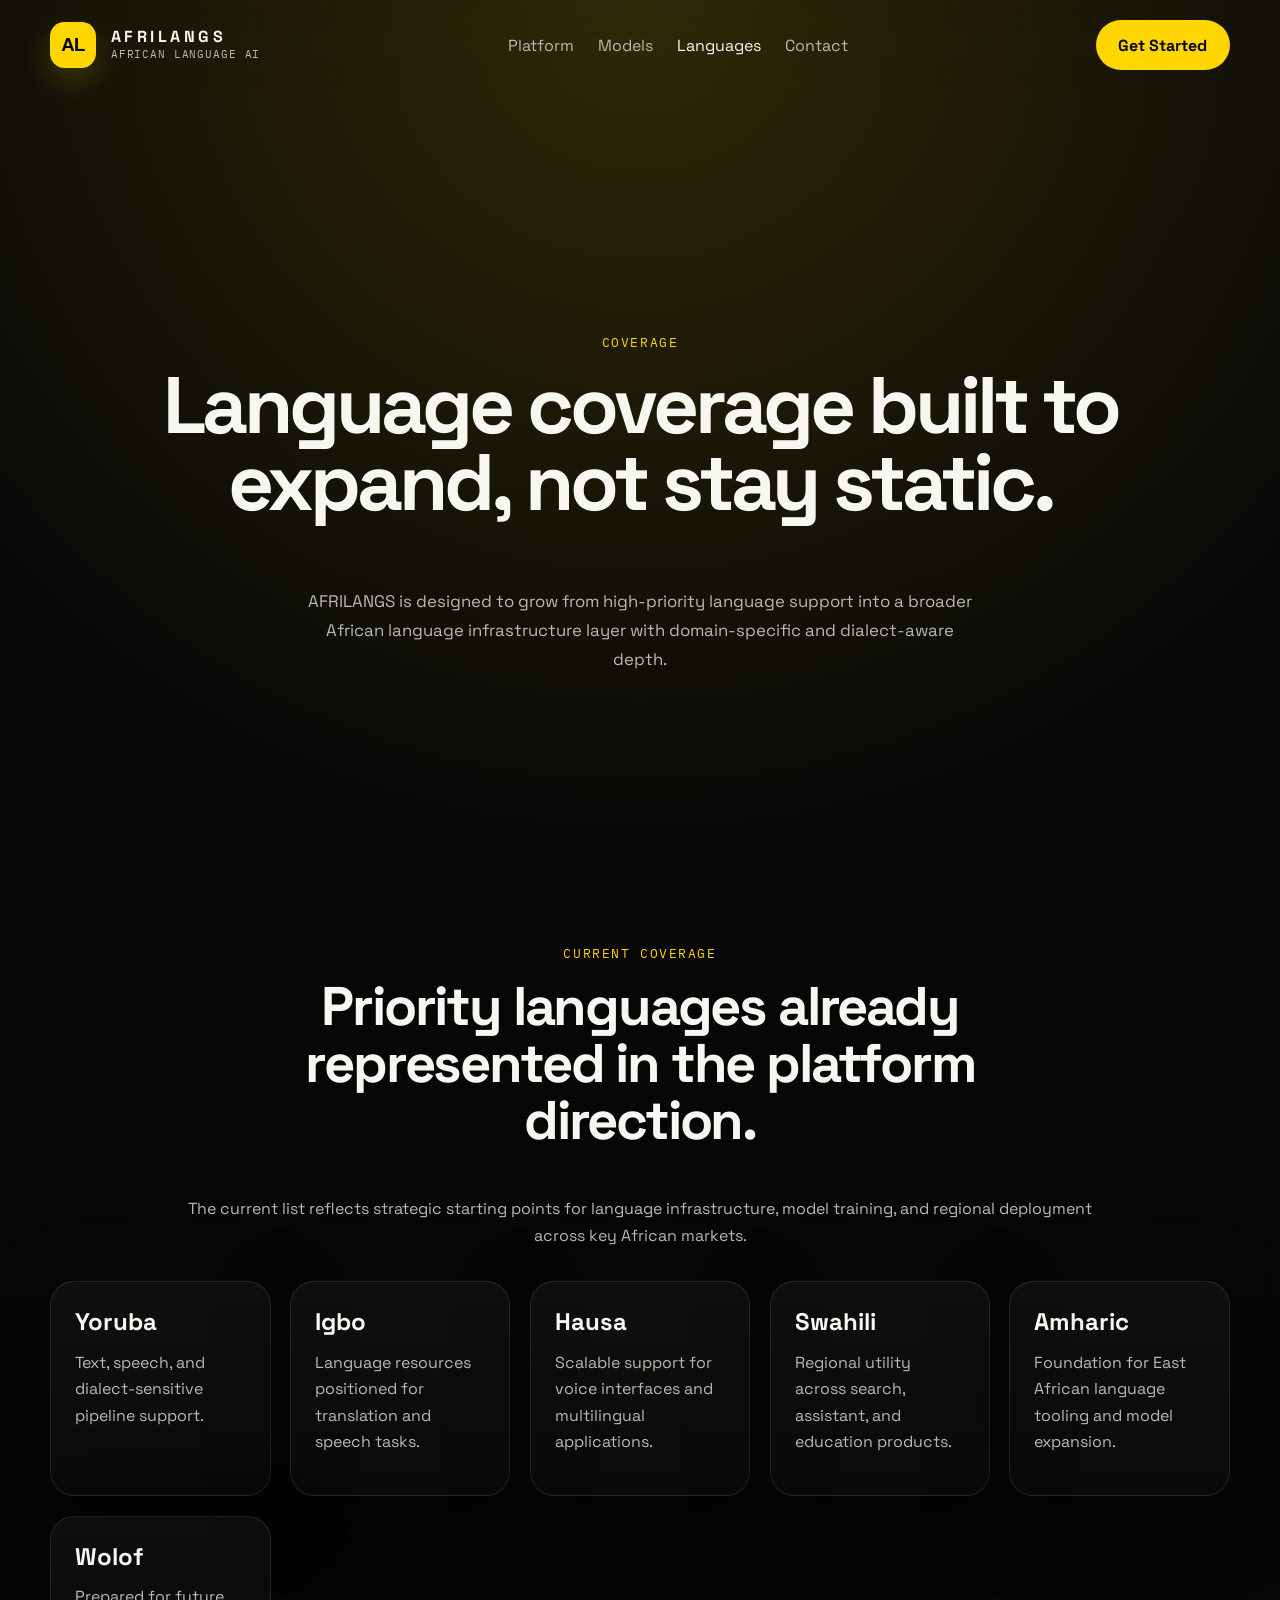
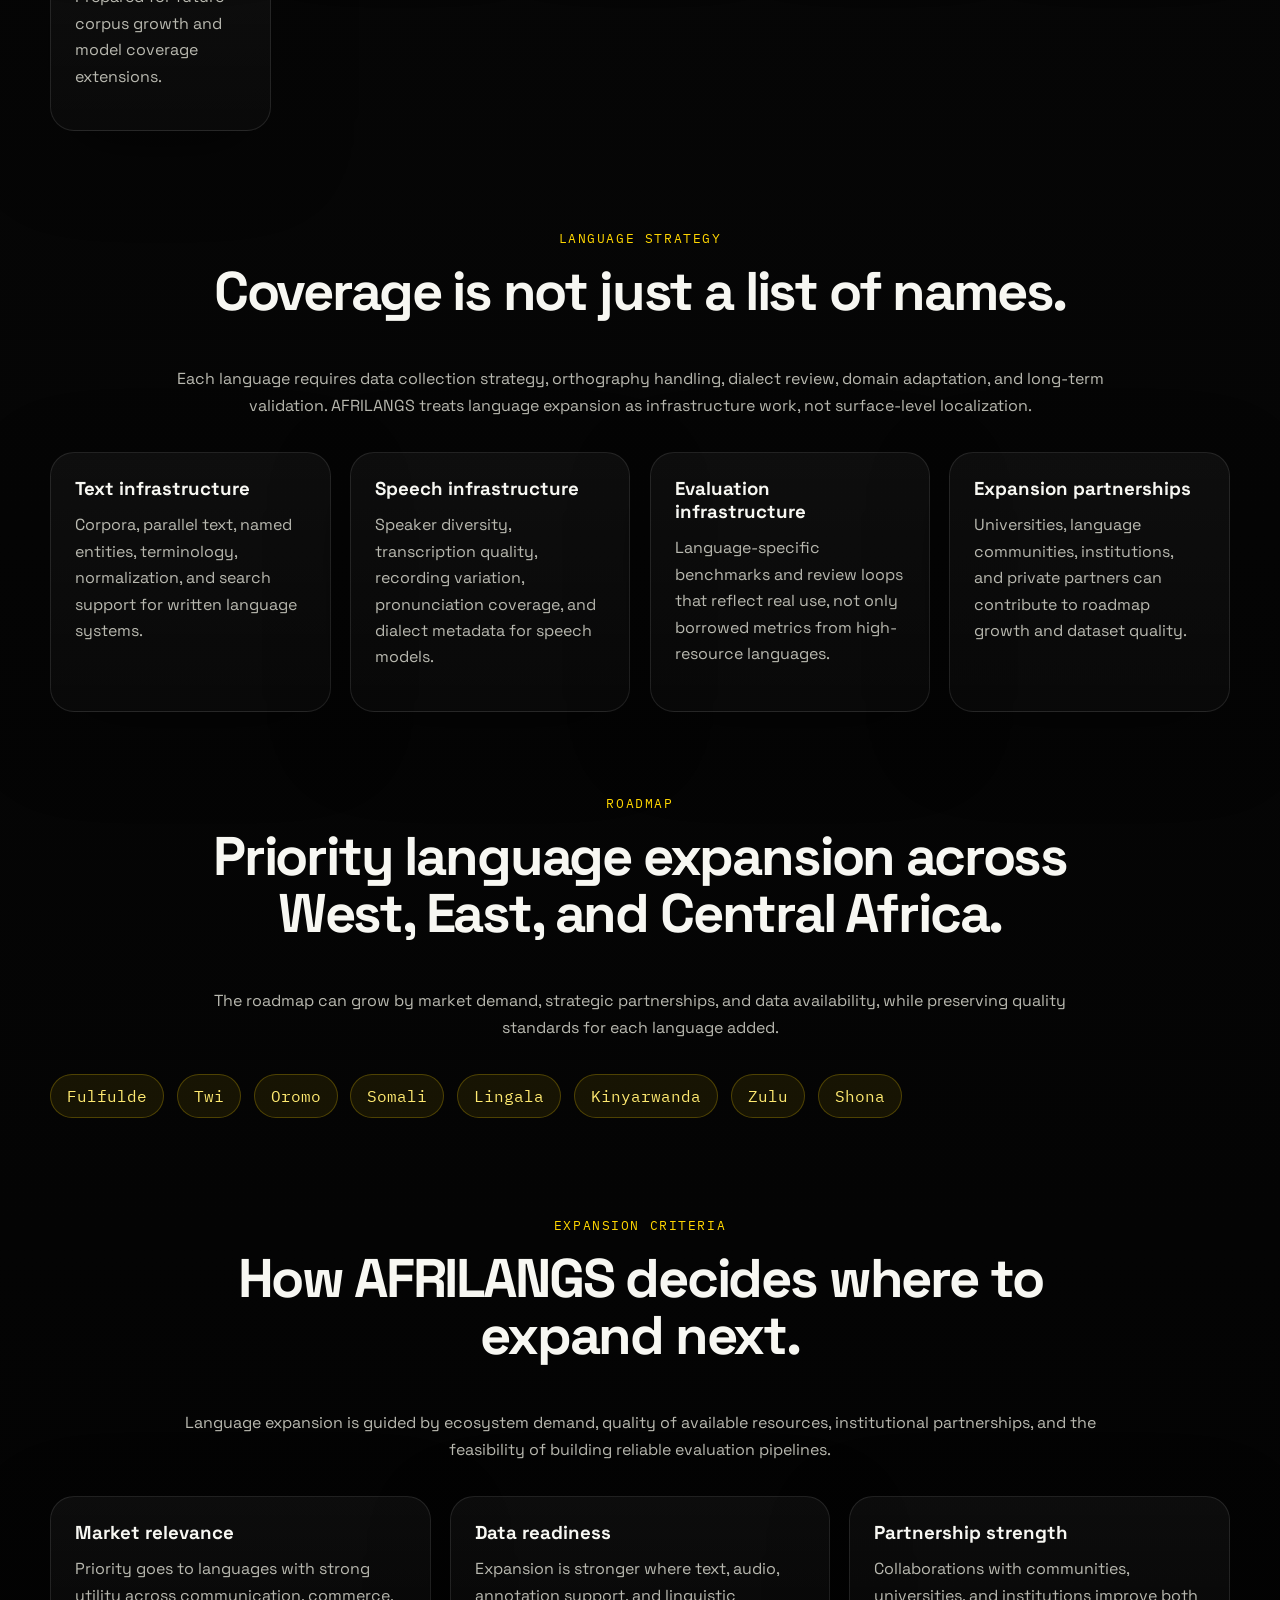
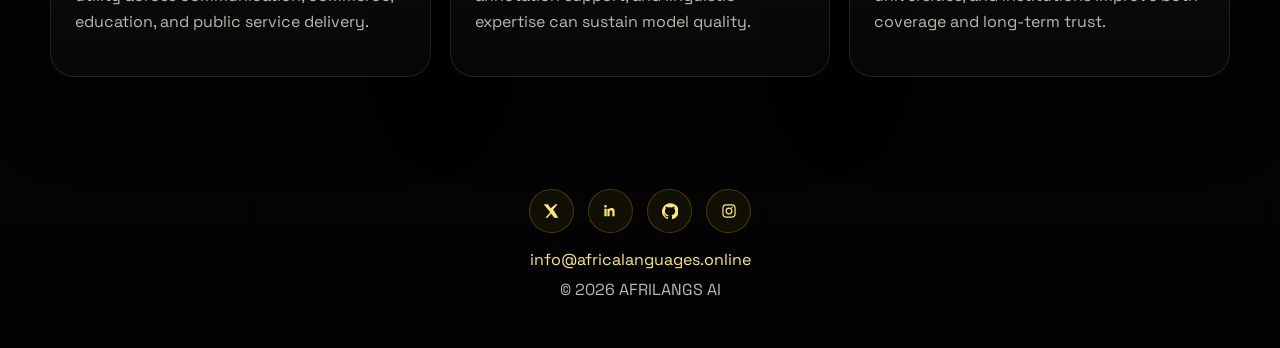
<file: languages.html>
<!DOCTYPE html>
<html lang="en">
<head>
  <meta charset="UTF-8">
  <meta name="viewport" content="width=device-width, initial-scale=1.0">
  <meta name="description" content="AFRILANGS supported languages and expansion roadmap.">
  <title>AFRILANGS AI | Languages</title>
  <link rel="icon" href="favicon.svg" type="image/svg+xml">
  <link rel="preconnect" href="https://fonts.googleapis.com">
  <link rel="preconnect" href="https://fonts.gstatic.com" crossorigin>
  <link href="https://fonts.googleapis.com/css2?family=Space+Grotesk:wght@400;500;700&family=IBM+Plex+Mono:wght@400;500&display=swap" rel="stylesheet">
  <link rel="stylesheet" href="style.css">
</head>
<body data-page="languages">
  <div class="site-shell">
    <header class="navbar">
      <a class="logo" href="/" aria-label="AFRILANGS home">
        <img class="logo-mark" src="favicon.svg" alt="" aria-hidden="true">
        <span class="logo-lockup">
          <span class="logo-text">AFRILANGS</span>
          <span class="logo-tagline">African Language AI</span>
        </span>
      </a>
      <button class="nav-toggle" type="button" aria-expanded="false" aria-controls="site-nav">
        Menu
      </button>
      <nav id="site-nav" class="nav-links" aria-label="Primary navigation">
        <a href="platform.html">Platform</a>
        <a href="models.html">Models</a>
        <a href="languages.html">Languages</a>
        <a href="contact.html">Contact</a>
      </nav>
      <a href="contact.html" class="btn">Get Started</a>
    </header>

    <main class="page-main">
      <section class="page-hero">
        <div class="eyebrow">Coverage</div>
        <h1>Language coverage built to expand, not stay static.</h1>
        <p>AFRILANGS is designed to grow from high-priority language support into a broader African language infrastructure layer with domain-specific and dialect-aware depth.</p>
      </section>

      <section class="section">
        <div class="section-heading">
          <div class="eyebrow">Current coverage</div>
          <h2>Priority languages already represented in the platform direction.</h2>
          <p>The current list reflects strategic starting points for language infrastructure, model training, and regional deployment across key African markets.</p>
        </div>
        <div class="grid language-grid">
          <article class="card"><h2>Yoruba</h2><p>Text, speech, and dialect-sensitive pipeline support.</p></article>
          <article class="card"><h2>Igbo</h2><p>Language resources positioned for translation and speech tasks.</p></article>
          <article class="card"><h2>Hausa</h2><p>Scalable support for voice interfaces and multilingual applications.</p></article>
          <article class="card"><h2>Swahili</h2><p>Regional utility across search, assistant, and education products.</p></article>
          <article class="card"><h2>Amharic</h2><p>Foundation for East African language tooling and model expansion.</p></article>
          <article class="card"><h2>Wolof</h2><p>Prepared for future corpus growth and model coverage extensions.</p></article>
        </div>
      </section>

      <section class="section">
        <div class="section-heading">
          <div class="eyebrow">Language strategy</div>
          <h2>Coverage is not just a list of names.</h2>
          <p>Each language requires data collection strategy, orthography handling, dialect review, domain adaptation, and long-term validation. AFRILANGS treats language expansion as infrastructure work, not surface-level localization.</p>
        </div>
        <div class="split-grid">
          <article class="card">
            <h3>Text infrastructure</h3>
            <p>Corpora, parallel text, named entities, terminology, normalization, and search support for written language systems.</p>
          </article>
          <article class="card">
            <h3>Speech infrastructure</h3>
            <p>Speaker diversity, transcription quality, recording variation, pronunciation coverage, and dialect metadata for speech models.</p>
          </article>
          <article class="card">
            <h3>Evaluation infrastructure</h3>
            <p>Language-specific benchmarks and review loops that reflect real use, not only borrowed metrics from high-resource languages.</p>
          </article>
          <article class="card">
            <h3>Expansion partnerships</h3>
            <p>Universities, language communities, institutions, and private partners can contribute to roadmap growth and dataset quality.</p>
          </article>
        </div>
      </section>

      <section class="section highlight-panel">
        <div class="section-heading">
          <div class="eyebrow">Roadmap</div>
          <h2>Priority language expansion across West, East, and Central Africa.</h2>
          <p>The roadmap can grow by market demand, strategic partnerships, and data availability, while preserving quality standards for each language added.</p>
        </div>
        <div class="tag-row" aria-label="Language roadmap">
          <span class="tag">Fulfulde</span>
          <span class="tag">Twi</span>
          <span class="tag">Oromo</span>
          <span class="tag">Somali</span>
          <span class="tag">Lingala</span>
          <span class="tag">Kinyarwanda</span>
          <span class="tag">Zulu</span>
          <span class="tag">Shona</span>
        </div>
      </section>

      <section class="section">
        <div class="section-heading">
          <div class="eyebrow">Expansion criteria</div>
          <h2>How AFRILANGS decides where to expand next.</h2>
          <p>Language expansion is guided by ecosystem demand, quality of available resources, institutional partnerships, and the feasibility of building reliable evaluation pipelines.</p>
        </div>
        <div class="split-grid">
          <article class="card">
            <h3>Market relevance</h3>
            <p>Priority goes to languages with strong utility across communication, commerce, education, and public service delivery.</p>
          </article>
          <article class="card">
            <h3>Data readiness</h3>
            <p>Expansion is stronger where text, audio, annotation support, and linguistic expertise can sustain model quality.</p>
          </article>
          <article class="card">
            <h3>Partnership strength</h3>
            <p>Collaborations with communities, universities, and institutions improve both coverage and long-term trust.</p>
          </article>
        </div>
      </section>
    </main>

    <footer class="site-footer">
      <div class="social-links" aria-label="Social media links">
        <a href="#" class="social-link" aria-label="AFRILANGS on X">
          <svg viewBox="0 0 24 24" aria-hidden="true"><path d="M18.9 2H22l-6.77 7.74L23 22h-6.1l-4.77-6.24L6.67 22H3.56l7.24-8.27L1 2h6.25l4.31 5.7z"></path></svg>
        </a>
        <a href="#" class="social-link" aria-label="AFRILANGS on LinkedIn">
          <svg viewBox="0 0 24 24" aria-hidden="true"><path d="M6.94 8.5H3.56V20h3.38zM5.25 3A1.96 1.96 0 1 0 5.3 6.92 1.96 1.96 0 0 0 5.25 3m6.1 5.5H8.11V20h3.24v-6.04c0-1.59.3-3.13 2.26-3.13 1.93 0 1.95 1.8 1.95 3.24V20h3.24v-6.6c0-3.24-.7-5.73-4.49-5.73-1.82 0-3.04 1-3.54 1.95h-.05z"></path></svg>
        </a>
        <a href="#" class="social-link" aria-label="AFRILANGS on GitHub">
          <svg viewBox="0 0 24 24" aria-hidden="true"><path d="M12 .5A12 12 0 0 0 8.2 23.9c.6.1.82-.26.82-.58v-2.06c-3.34.72-4.04-1.42-4.04-1.42-.54-1.4-1.33-1.77-1.33-1.77-1.1-.75.08-.74.08-.74 1.2.09 1.84 1.25 1.84 1.25 1.08 1.86 2.84 1.33 3.53 1.02.1-.8.42-1.33.76-1.63-2.67-.31-5.48-1.36-5.48-6.03 0-1.33.46-2.42 1.23-3.27-.12-.31-.53-1.56.12-3.25 0 0 1-.33 3.3 1.25a11.2 11.2 0 0 1 6 0c2.28-1.58 3.29-1.25 3.29-1.25.65 1.69.24 2.94.12 3.25.77.85 1.23 1.94 1.23 3.27 0 4.68-2.81 5.72-5.5 6.02.43.38.82 1.12.82 2.26v3.35c0 .32.21.69.83.57A12 12 0 0 0 12 .5"></path></svg>
        </a>
        <a href="#" class="social-link" aria-label="AFRILANGS on Instagram">
          <svg viewBox="0 0 24 24" aria-hidden="true"><path d="M7.75 2h8.5A5.75 5.75 0 0 1 22 7.75v8.5A5.75 5.75 0 0 1 16.25 22h-8.5A5.75 5.75 0 0 1 2 16.25v-8.5A5.75 5.75 0 0 1 7.75 2m0 1.8A3.95 3.95 0 0 0 3.8 7.75v8.5a3.95 3.95 0 0 0 3.95 3.95h8.5a3.95 3.95 0 0 0 3.95-3.95v-8.5a3.95 3.95 0 0 0-3.95-3.95zm8.95 1.35a1.1 1.1 0 1 1 0 2.2 1.1 1.1 0 0 1 0-2.2M12 6.85A5.15 5.15 0 1 1 6.85 12 5.16 5.16 0 0 1 12 6.85m0 1.8A3.35 3.35 0 1 0 15.35 12 3.35 3.35 0 0 0 12 8.65"></path></svg>
        </a>
      </div>
      <p class="footer-email">
        <a href="mailto:info@AFRILANGS.xyz">info@africalanguages.online</a>
      </p>
      <p>&copy; 2026 AFRILANGS AI</p>
    </footer>
  </div>
  <script src="script.js"></script>
</body>
</html>
</file>
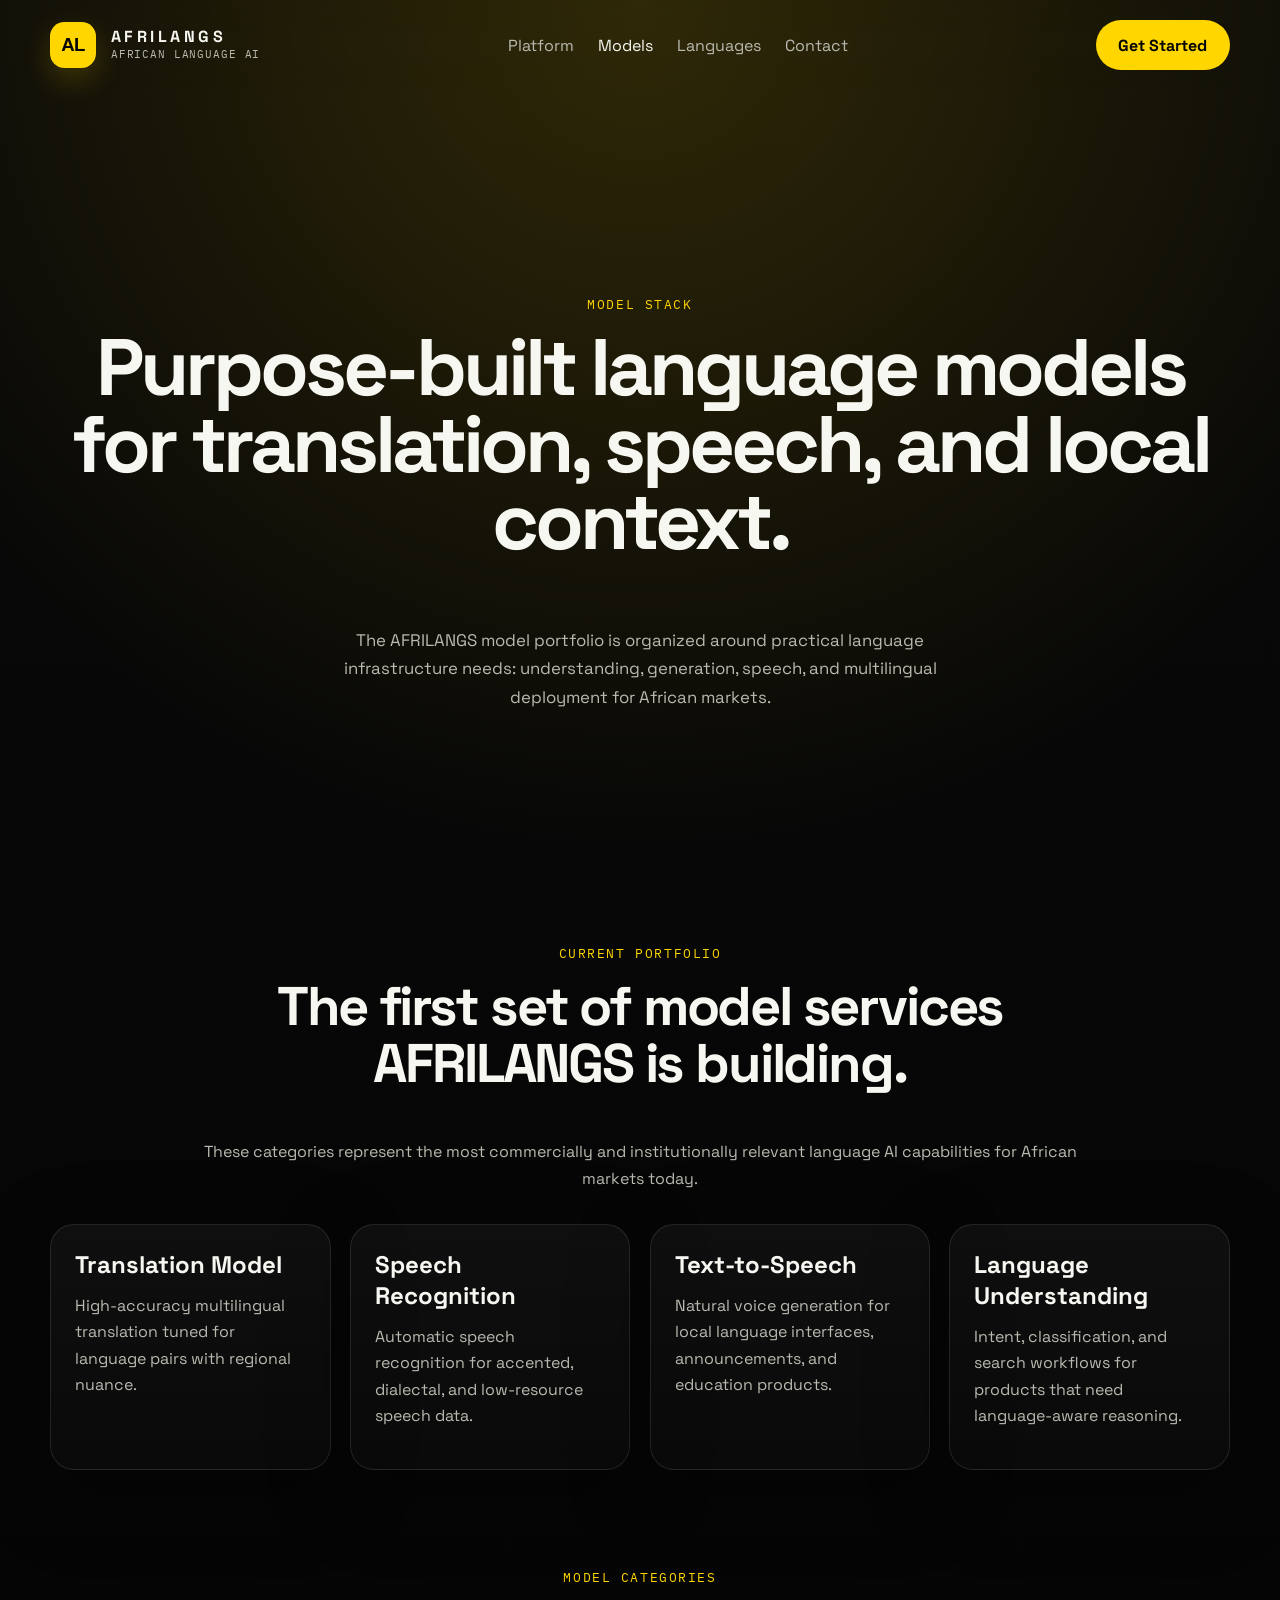
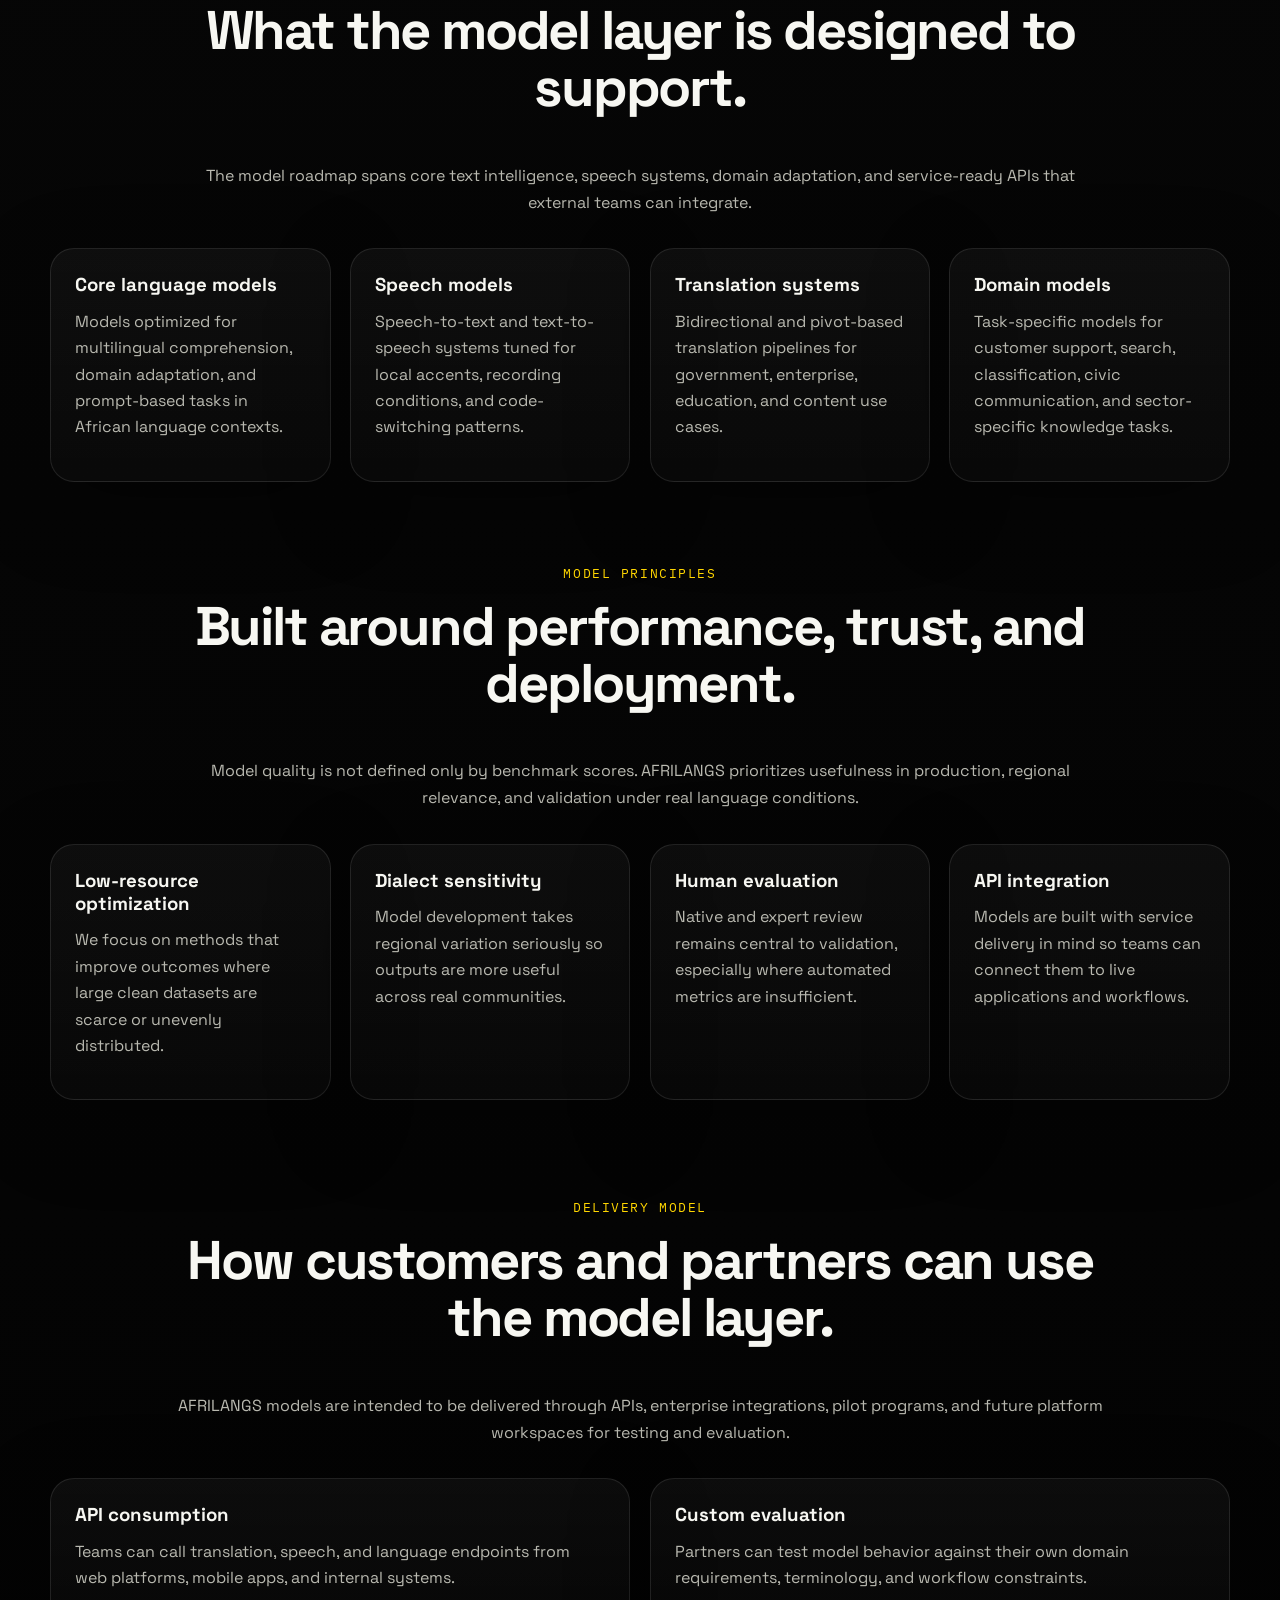
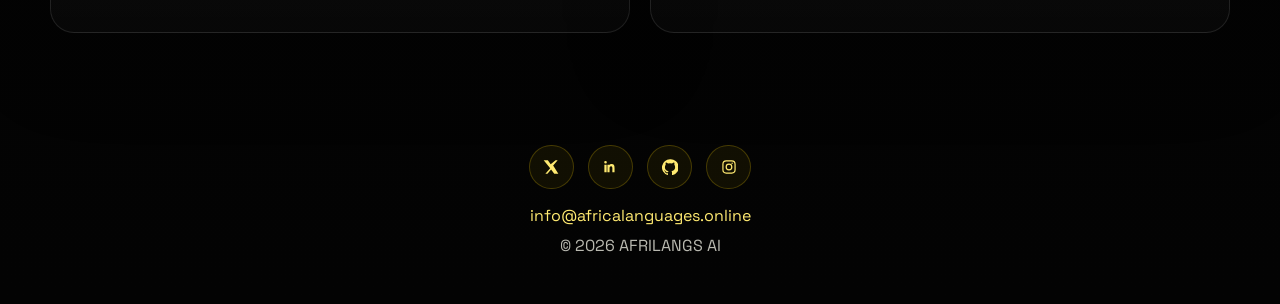
<file: models.html>
<!DOCTYPE html>
<html lang="en">
<head>
  <meta charset="UTF-8">
  <meta name="viewport" content="width=device-width, initial-scale=1.0">
  <meta name="description" content="AFRILANGS AI model lineup for translation, speech, and language understanding.">
  <title>AFRILANGS AI | Models</title>
  <link rel="icon" href="favicon.svg" type="image/svg+xml">
  <link rel="preconnect" href="https://fonts.googleapis.com">
  <link rel="preconnect" href="https://fonts.gstatic.com" crossorigin>
  <link href="https://fonts.googleapis.com/css2?family=Space+Grotesk:wght@400;500;700&family=IBM+Plex+Mono:wght@400;500&display=swap" rel="stylesheet">
  <link rel="stylesheet" href="style.css">
</head>
<body data-page="models">
  <div class="site-shell">
    <header class="navbar">
      <a class="logo" href="/" aria-label="AFRILANGS home">
        <img class="logo-mark" src="favicon.svg" alt="" aria-hidden="true">
        <span class="logo-lockup">
          <span class="logo-text">AFRILANGS</span>
          <span class="logo-tagline">African Language AI</span>
        </span>
      </a>
      <button class="nav-toggle" type="button" aria-expanded="false" aria-controls="site-nav">
        Menu
      </button>
      <nav id="site-nav" class="nav-links" aria-label="Primary navigation">
        <a href="platform.html">Platform</a>
        <a href="models.html">Models</a>
        <a href="languages.html">Languages</a>
        <a href="contact.html">Contact</a>
      </nav>
      <a href="contact.html" class="btn">Get Started</a>
    </header>

    <main class="page-main">
      <section class="page-hero">
        <div class="eyebrow">Model stack</div>
        <h1>Purpose-built language models for translation, speech, and local context.</h1>
        <p>The AFRILANGS model portfolio is organized around practical language infrastructure needs: understanding, generation, speech, and multilingual deployment for African markets.</p>
      </section>

      <section class="section">
        <div class="section-heading">
          <div class="eyebrow">Current portfolio</div>
          <h2>The first set of model services AFRILANGS is building.</h2>
          <p>These categories represent the most commercially and institutionally relevant language AI capabilities for African markets today.</p>
        </div>
        <div class="grid">
          <article class="card">
            <h2>Translation Model</h2>
            <p>High-accuracy multilingual translation tuned for language pairs with regional nuance.</p>
          </article>
          <article class="card">
            <h2>Speech Recognition</h2>
            <p>Automatic speech recognition for accented, dialectal, and low-resource speech data.</p>
          </article>
          <article class="card">
            <h2>Text-to-Speech</h2>
            <p>Natural voice generation for local language interfaces, announcements, and education products.</p>
          </article>
          <article class="card">
            <h2>Language Understanding</h2>
            <p>Intent, classification, and search workflows for products that need language-aware reasoning.</p>
          </article>
        </div>
      </section>

      <section class="section">
        <div class="section-heading">
          <div class="eyebrow">Model categories</div>
          <h2>What the model layer is designed to support.</h2>
          <p>The model roadmap spans core text intelligence, speech systems, domain adaptation, and service-ready APIs that external teams can integrate.</p>
        </div>
        <div class="split-grid">
          <article class="card">
            <h3>Core language models</h3>
            <p>Models optimized for multilingual comprehension, domain adaptation, and prompt-based tasks in African language contexts.</p>
          </article>
          <article class="card">
            <h3>Speech models</h3>
            <p>Speech-to-text and text-to-speech systems tuned for local accents, recording conditions, and code-switching patterns.</p>
          </article>
          <article class="card">
            <h3>Translation systems</h3>
            <p>Bidirectional and pivot-based translation pipelines for government, enterprise, education, and content use cases.</p>
          </article>
          <article class="card">
            <h3>Domain models</h3>
            <p>Task-specific models for customer support, search, classification, civic communication, and sector-specific knowledge tasks.</p>
          </article>
        </div>
      </section>

      <section class="section highlight-panel">
        <div class="section-heading">
          <div class="eyebrow">Model principles</div>
          <h2>Built around performance, trust, and deployment.</h2>
          <p>Model quality is not defined only by benchmark scores. AFRILANGS prioritizes usefulness in production, regional relevance, and validation under real language conditions.</p>
        </div>
        <div class="grid">
          <article class="card">
            <h3>Low-resource optimization</h3>
            <p>We focus on methods that improve outcomes where large clean datasets are scarce or unevenly distributed.</p>
          </article>
          <article class="card">
            <h3>Dialect sensitivity</h3>
            <p>Model development takes regional variation seriously so outputs are more useful across real communities.</p>
          </article>
          <article class="card">
            <h3>Human evaluation</h3>
            <p>Native and expert review remains central to validation, especially where automated metrics are insufficient.</p>
          </article>
          <article class="card">
            <h3>API integration</h3>
            <p>Models are built with service delivery in mind so teams can connect them to live applications and workflows.</p>
          </article>
        </div>
      </section>

      <section class="section">
        <div class="section-heading">
          <div class="eyebrow">Delivery model</div>
          <h2>How customers and partners can use the model layer.</h2>
          <p>AFRILANGS models are intended to be delivered through APIs, enterprise integrations, pilot programs, and future platform workspaces for testing and evaluation.</p>
        </div>
        <div class="split-grid">
          <article class="card">
            <h3>API consumption</h3>
            <p>Teams can call translation, speech, and language endpoints from web platforms, mobile apps, and internal systems.</p>
          </article>
          <article class="card">
            <h3>Custom evaluation</h3>
            <p>Partners can test model behavior against their own domain requirements, terminology, and workflow constraints.</p>
          </article>
        </div>
      </section>
    </main>

    <footer class="site-footer">
      <div class="social-links" aria-label="Social media links">
        <a href="#" class="social-link" aria-label="AFRILANGS on X">
          <svg viewBox="0 0 24 24" aria-hidden="true"><path d="M18.9 2H22l-6.77 7.74L23 22h-6.1l-4.77-6.24L6.67 22H3.56l7.24-8.27L1 2h6.25l4.31 5.7z"></path></svg>
        </a>
        <a href="#" class="social-link" aria-label="AFRILANGS on LinkedIn">
          <svg viewBox="0 0 24 24" aria-hidden="true"><path d="M6.94 8.5H3.56V20h3.38zM5.25 3A1.96 1.96 0 1 0 5.3 6.92 1.96 1.96 0 0 0 5.25 3m6.1 5.5H8.11V20h3.24v-6.04c0-1.59.3-3.13 2.26-3.13 1.93 0 1.95 1.8 1.95 3.24V20h3.24v-6.6c0-3.24-.7-5.73-4.49-5.73-1.82 0-3.04 1-3.54 1.95h-.05z"></path></svg>
        </a>
        <a href="#" class="social-link" aria-label="AFRILANGS on GitHub">
          <svg viewBox="0 0 24 24" aria-hidden="true"><path d="M12 .5A12 12 0 0 0 8.2 23.9c.6.1.82-.26.82-.58v-2.06c-3.34.72-4.04-1.42-4.04-1.42-.54-1.4-1.33-1.77-1.33-1.77-1.1-.75.08-.74.08-.74 1.2.09 1.84 1.25 1.84 1.25 1.08 1.86 2.84 1.33 3.53 1.02.1-.8.42-1.33.76-1.63-2.67-.31-5.48-1.36-5.48-6.03 0-1.33.46-2.42 1.23-3.27-.12-.31-.53-1.56.12-3.25 0 0 1-.33 3.3 1.25a11.2 11.2 0 0 1 6 0c2.28-1.58 3.29-1.25 3.29-1.25.65 1.69.24 2.94.12 3.25.77.85 1.23 1.94 1.23 3.27 0 4.68-2.81 5.72-5.5 6.02.43.38.82 1.12.82 2.26v3.35c0 .32.21.69.83.57A12 12 0 0 0 12 .5"></path></svg>
        </a>
        <a href="#" class="social-link" aria-label="AFRILANGS on Instagram">
          <svg viewBox="0 0 24 24" aria-hidden="true"><path d="M7.75 2h8.5A5.75 5.75 0 0 1 22 7.75v8.5A5.75 5.75 0 0 1 16.25 22h-8.5A5.75 5.75 0 0 1 2 16.25v-8.5A5.75 5.75 0 0 1 7.75 2m0 1.8A3.95 3.95 0 0 0 3.8 7.75v8.5a3.95 3.95 0 0 0 3.95 3.95h8.5a3.95 3.95 0 0 0 3.95-3.95v-8.5a3.95 3.95 0 0 0-3.95-3.95zm8.95 1.35a1.1 1.1 0 1 1 0 2.2 1.1 1.1 0 0 1 0-2.2M12 6.85A5.15 5.15 0 1 1 6.85 12 5.16 5.16 0 0 1 12 6.85m0 1.8A3.35 3.35 0 1 0 15.35 12 3.35 3.35 0 0 0 12 8.65"></path></svg>
        </a>
      </div>
      <p class="footer-email">
        <a href="mailto:info@AFRILANGS.xyz">info@africalanguages.online</a>
      </p>
      <p>&copy; 2026 AFRILANGS AI</p>
    </footer>
  </div>
  <script src="script.js"></script>
</body>
</html>
</file>
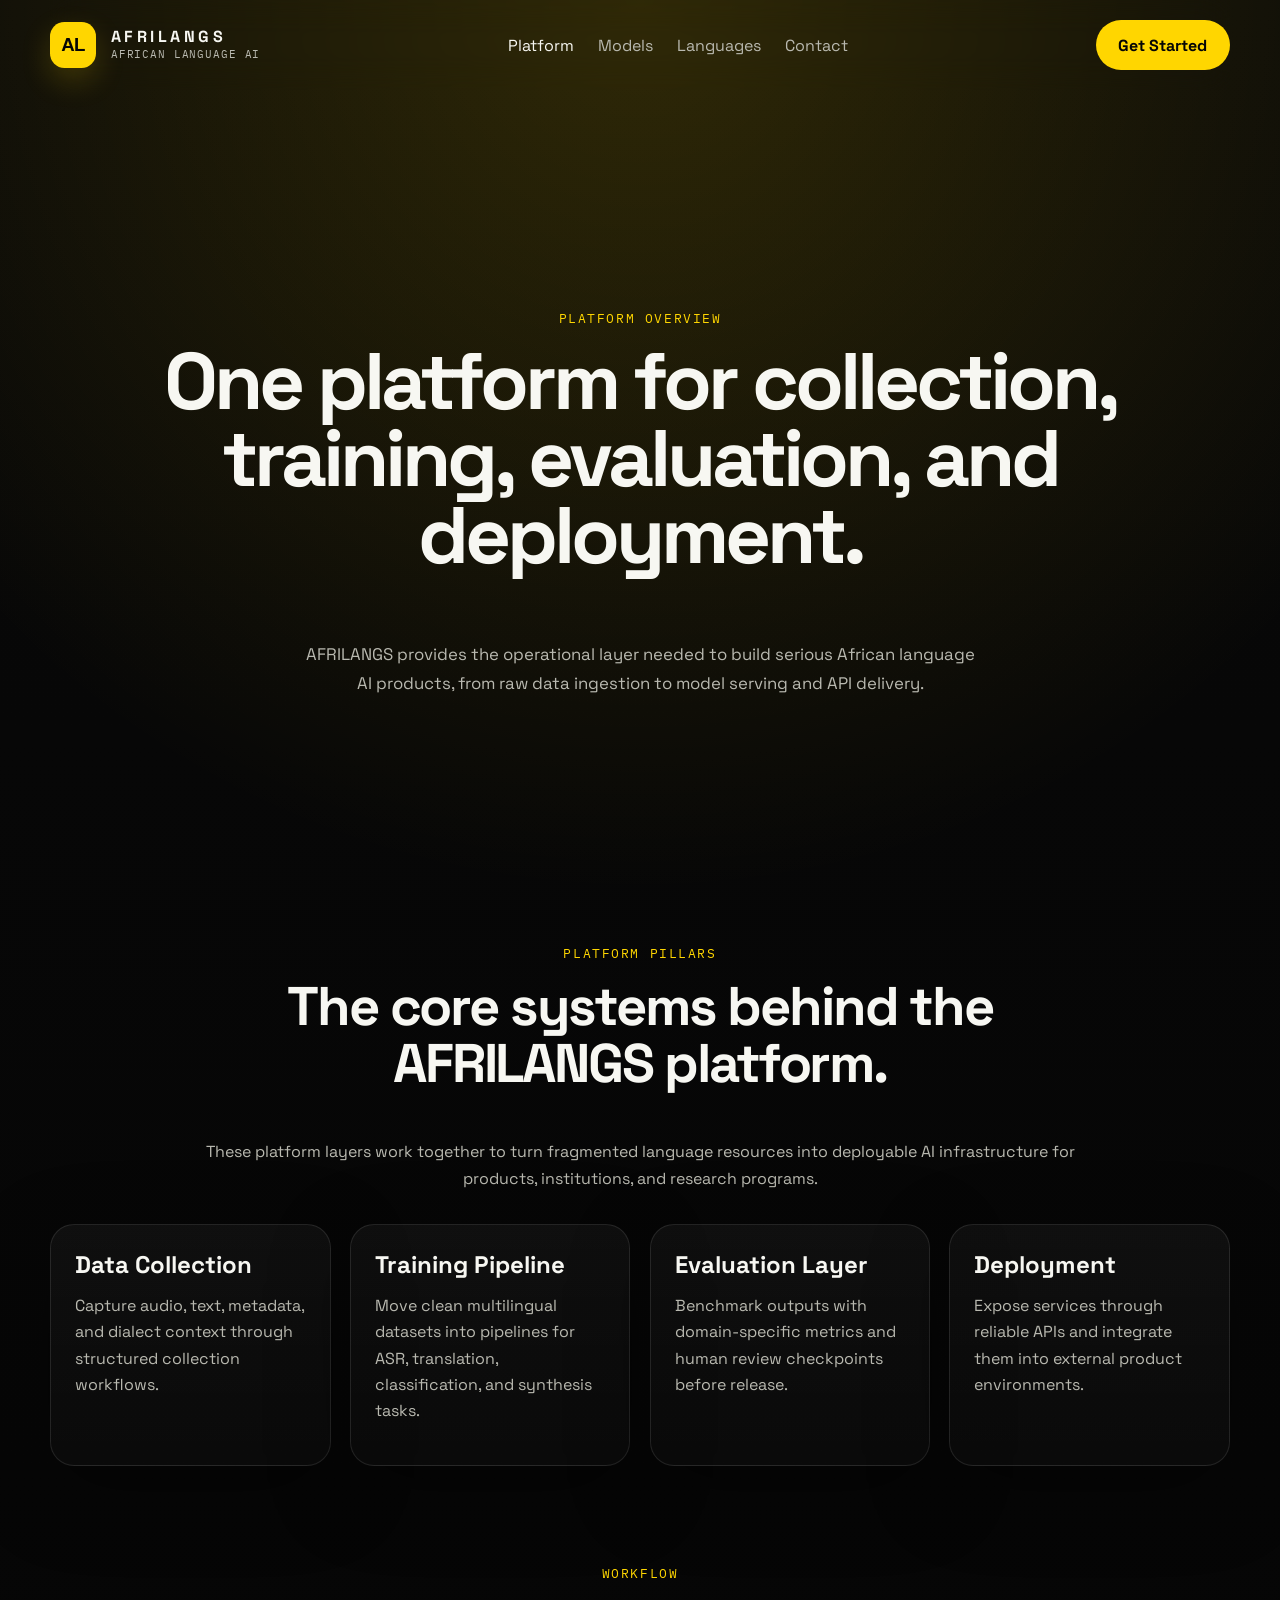
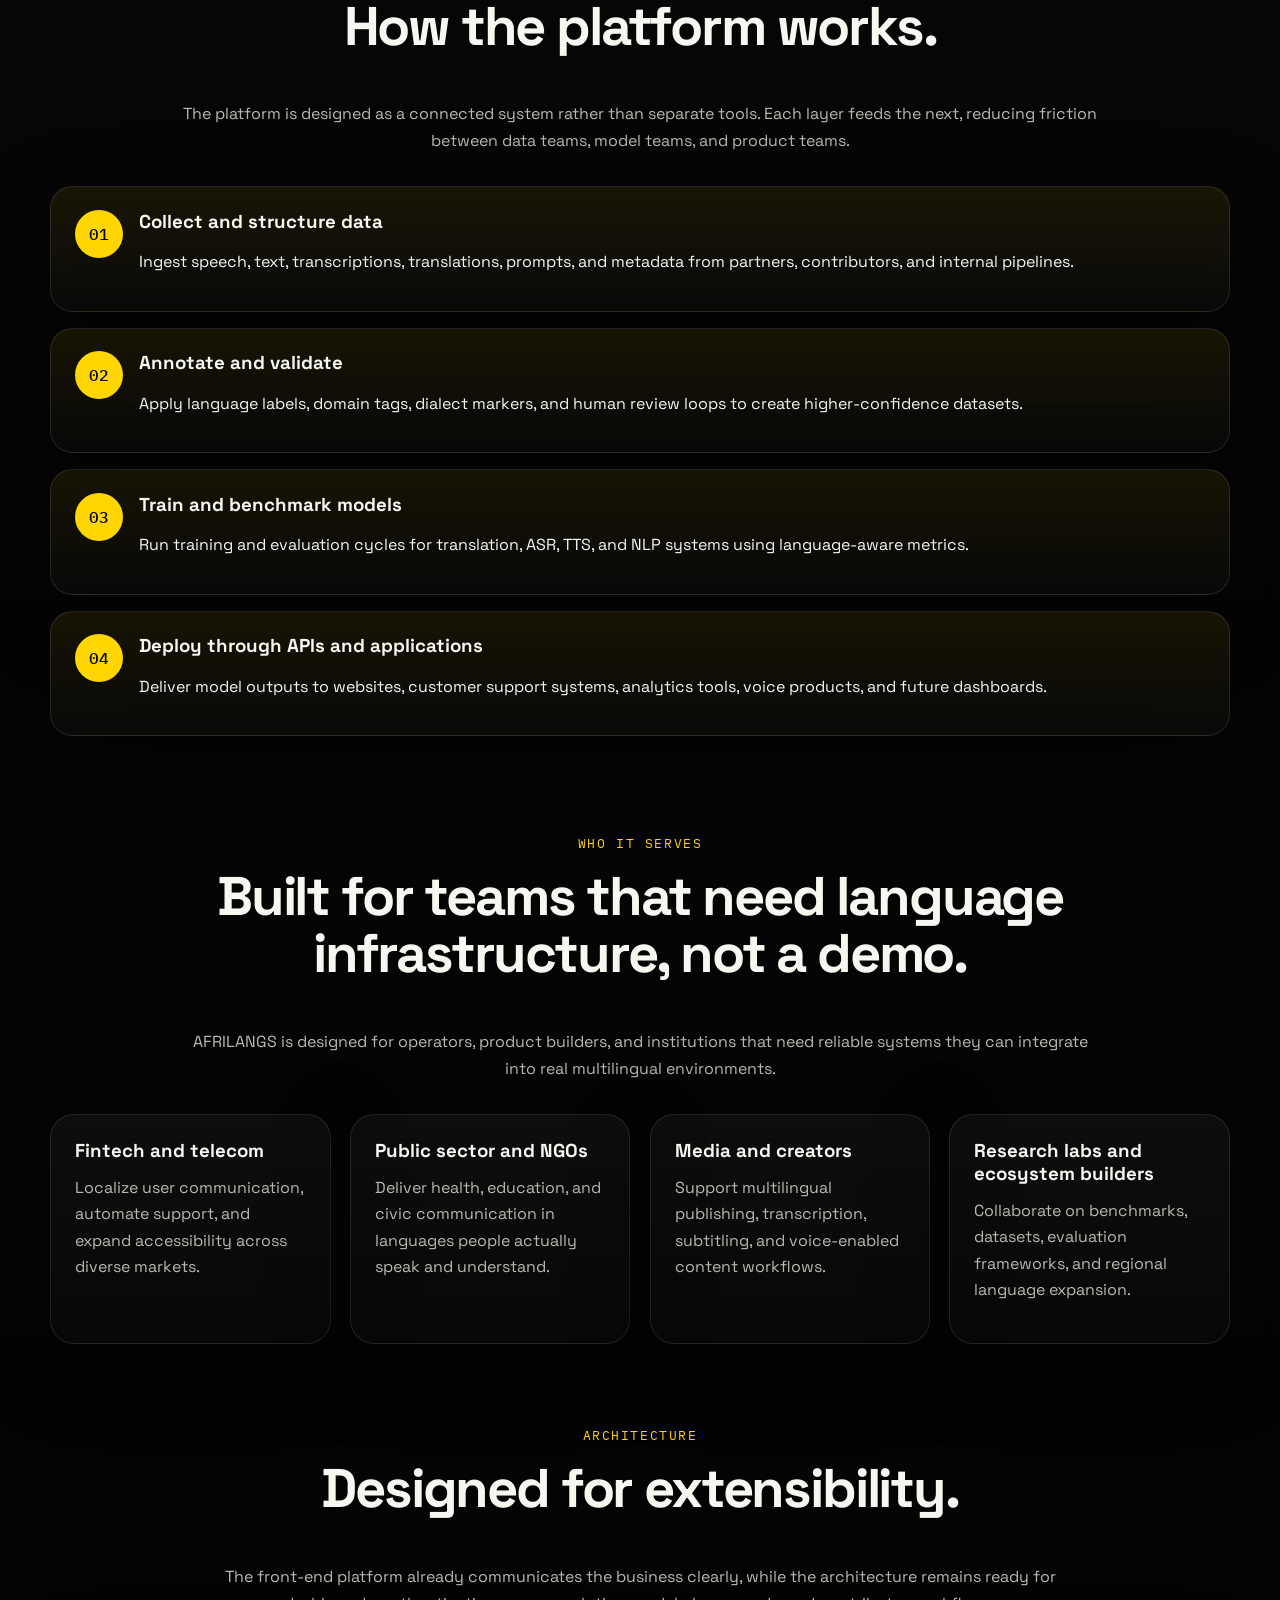
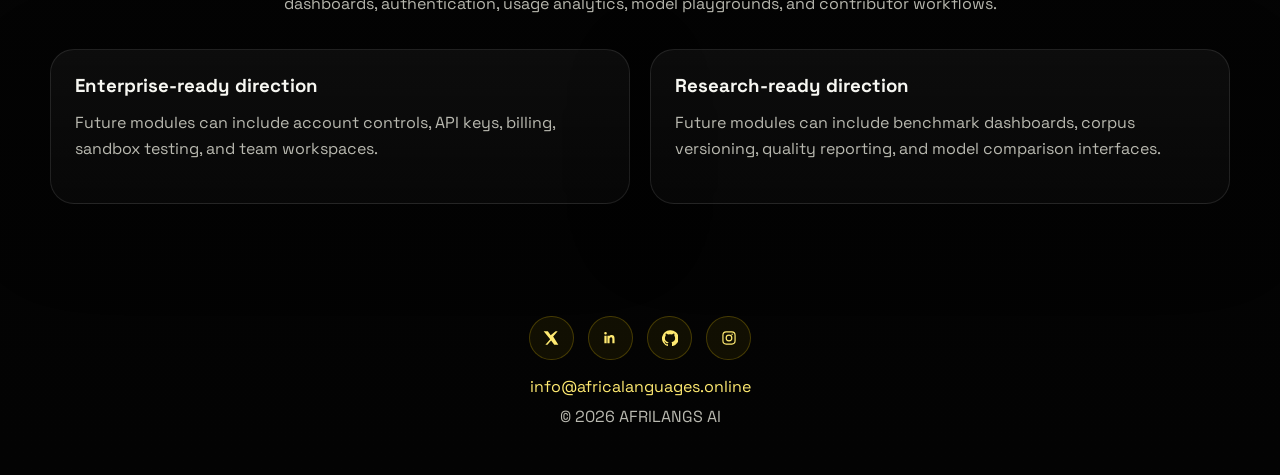
<file: platform.html>
<!DOCTYPE html>
<html lang="en">
<head>
  <meta charset="UTF-8">
  <meta name="viewport" content="width=device-width, initial-scale=1.0">
  <meta name="description" content="Platform overview for AFRILANGS AI infrastructure.">
  <title>AFRILANGS AI | Platform</title>
  <link rel="icon" href="favicon.svg" type="image/svg+xml">
  <link rel="preconnect" href="https://fonts.googleapis.com">
  <link rel="preconnect" href="https://fonts.gstatic.com" crossorigin>
  <link href="https://fonts.googleapis.com/css2?family=Space+Grotesk:wght@400;500;700&family=IBM+Plex+Mono:wght@400;500&display=swap" rel="stylesheet">
  <link rel="stylesheet" href="style.css">
</head>
<body data-page="platform">
  <div class="site-shell">
    <header class="navbar">
      <a class="logo" href="/" aria-label="AFRILANGS home">
        <img class="logo-mark" src="favicon.svg" alt="" aria-hidden="true">
        <span class="logo-lockup">
          <span class="logo-text">AFRILANGS</span>
          <span class="logo-tagline">African Language AI</span>
        </span>
      </a>
      <button class="nav-toggle" type="button" aria-expanded="false" aria-controls="site-nav">
        Menu
      </button>
      <nav id="site-nav" class="nav-links" aria-label="Primary navigation">
        <a href="platform.html">Platform</a>
        <a href="models.html">Models</a>
        <a href="languages.html">Languages</a>
        <a href="contact.html">Contact</a>
      </nav>
      <a href="contact.html" class="btn">Get Started</a>
    </header>

    <main class="page-main">
      <section class="page-hero">
        <div class="eyebrow">Platform overview</div>
        <h1>One platform for collection, training, evaluation, and deployment.</h1>
        <p>AFRILANGS provides the operational layer needed to build serious African language AI products, from raw data ingestion to model serving and API delivery.</p>
      </section>

      <section class="section">
        <div class="section-heading">
          <div class="eyebrow">Platform pillars</div>
          <h2>The core systems behind the AFRILANGS platform.</h2>
          <p>These platform layers work together to turn fragmented language resources into deployable AI infrastructure for products, institutions, and research programs.</p>
        </div>
        <div class="grid">
          <article class="card">
            <h2>Data Collection</h2>
            <p>Capture audio, text, metadata, and dialect context through structured collection workflows.</p>
          </article>
          <article class="card">
            <h2>Training Pipeline</h2>
            <p>Move clean multilingual datasets into pipelines for ASR, translation, classification, and synthesis tasks.</p>
          </article>
          <article class="card">
            <h2>Evaluation Layer</h2>
            <p>Benchmark outputs with domain-specific metrics and human review checkpoints before release.</p>
          </article>
          <article class="card">
            <h2>Deployment</h2>
            <p>Expose services through reliable APIs and integrate them into external product environments.</p>
          </article>
        </div>
      </section>

      <section class="section">
        <div class="section-heading">
          <div class="eyebrow">Workflow</div>
          <h2>How the platform works.</h2>
          <p>The platform is designed as a connected system rather than separate tools. Each layer feeds the next, reducing friction between data teams, model teams, and product teams.</p>
        </div>
        <div class="timeline">
          <article class="timeline-item">
            <span class="timeline-step">01</span>
            <div>
              <h3>Collect and structure data</h3>
              <p>Ingest speech, text, transcriptions, translations, prompts, and metadata from partners, contributors, and internal pipelines.</p>
            </div>
          </article>
          <article class="timeline-item">
            <span class="timeline-step">02</span>
            <div>
              <h3>Annotate and validate</h3>
              <p>Apply language labels, domain tags, dialect markers, and human review loops to create higher-confidence datasets.</p>
            </div>
          </article>
          <article class="timeline-item">
            <span class="timeline-step">03</span>
            <div>
              <h3>Train and benchmark models</h3>
              <p>Run training and evaluation cycles for translation, ASR, TTS, and NLP systems using language-aware metrics.</p>
            </div>
          </article>
          <article class="timeline-item">
            <span class="timeline-step">04</span>
            <div>
              <h3>Deploy through APIs and applications</h3>
              <p>Deliver model outputs to websites, customer support systems, analytics tools, voice products, and future dashboards.</p>
            </div>
          </article>
        </div>
      </section>

      <section class="section">
        <div class="section-heading">
          <div class="eyebrow">Who it serves</div>
          <h2>Built for teams that need language infrastructure, not a demo.</h2>
          <p>AFRILANGS is designed for operators, product builders, and institutions that need reliable systems they can integrate into real multilingual environments.</p>
        </div>
        <div class="grid">
          <article class="card">
            <h3>Fintech and telecom</h3>
            <p>Localize user communication, automate support, and expand accessibility across diverse markets.</p>
          </article>
          <article class="card">
            <h3>Public sector and NGOs</h3>
            <p>Deliver health, education, and civic communication in languages people actually speak and understand.</p>
          </article>
          <article class="card">
            <h3>Media and creators</h3>
            <p>Support multilingual publishing, transcription, subtitling, and voice-enabled content workflows.</p>
          </article>
          <article class="card">
            <h3>Research labs and ecosystem builders</h3>
            <p>Collaborate on benchmarks, datasets, evaluation frameworks, and regional language expansion.</p>
          </article>
        </div>
      </section>

      <section class="section highlight-panel">
        <div class="section-heading">
          <div class="eyebrow">Architecture</div>
          <h2>Designed for extensibility.</h2>
          <p>The front-end platform already communicates the business clearly, while the architecture remains ready for dashboards, authentication, usage analytics, model playgrounds, and contributor workflows.</p>
        </div>
        <div class="split-grid">
          <article class="card">
            <h3>Enterprise-ready direction</h3>
            <p>Future modules can include account controls, API keys, billing, sandbox testing, and team workspaces.</p>
          </article>
          <article class="card">
            <h3>Research-ready direction</h3>
            <p>Future modules can include benchmark dashboards, corpus versioning, quality reporting, and model comparison interfaces.</p>
          </article>
        </div>
      </section>
    </main>

    <footer class="site-footer">
      <div class="social-links" aria-label="Social media links">
        <a href="#" class="social-link" aria-label="AFRILANGS on X">
          <svg viewBox="0 0 24 24" aria-hidden="true"><path d="M18.9 2H22l-6.77 7.74L23 22h-6.1l-4.77-6.24L6.67 22H3.56l7.24-8.27L1 2h6.25l4.31 5.7z"></path></svg>
        </a>
        <a href="#" class="social-link" aria-label="AFRILANGS on LinkedIn">
          <svg viewBox="0 0 24 24" aria-hidden="true"><path d="M6.94 8.5H3.56V20h3.38zM5.25 3A1.96 1.96 0 1 0 5.3 6.92 1.96 1.96 0 0 0 5.25 3m6.1 5.5H8.11V20h3.24v-6.04c0-1.59.3-3.13 2.26-3.13 1.93 0 1.95 1.8 1.95 3.24V20h3.24v-6.6c0-3.24-.7-5.73-4.49-5.73-1.82 0-3.04 1-3.54 1.95h-.05z"></path></svg>
        </a>
        <a href="#" class="social-link" aria-label="AFRILANGS on GitHub">
          <svg viewBox="0 0 24 24" aria-hidden="true"><path d="M12 .5A12 12 0 0 0 8.2 23.9c.6.1.82-.26.82-.58v-2.06c-3.34.72-4.04-1.42-4.04-1.42-.54-1.4-1.33-1.77-1.33-1.77-1.1-.75.08-.74.08-.74 1.2.09 1.84 1.25 1.84 1.25 1.08 1.86 2.84 1.33 3.53 1.02.1-.8.42-1.33.76-1.63-2.67-.31-5.48-1.36-5.48-6.03 0-1.33.46-2.42 1.23-3.27-.12-.31-.53-1.56.12-3.25 0 0 1-.33 3.3 1.25a11.2 11.2 0 0 1 6 0c2.28-1.58 3.29-1.25 3.29-1.25.65 1.69.24 2.94.12 3.25.77.85 1.23 1.94 1.23 3.27 0 4.68-2.81 5.72-5.5 6.02.43.38.82 1.12.82 2.26v3.35c0 .32.21.69.83.57A12 12 0 0 0 12 .5"></path></svg>
        </a>
        <a href="#" class="social-link" aria-label="AFRILANGS on Instagram">
          <svg viewBox="0 0 24 24" aria-hidden="true"><path d="M7.75 2h8.5A5.75 5.75 0 0 1 22 7.75v8.5A5.75 5.75 0 0 1 16.25 22h-8.5A5.75 5.75 0 0 1 2 16.25v-8.5A5.75 5.75 0 0 1 7.75 2m0 1.8A3.95 3.95 0 0 0 3.8 7.75v8.5a3.95 3.95 0 0 0 3.95 3.95h8.5a3.95 3.95 0 0 0 3.95-3.95v-8.5a3.95 3.95 0 0 0-3.95-3.95zm8.95 1.35a1.1 1.1 0 1 1 0 2.2 1.1 1.1 0 0 1 0-2.2M12 6.85A5.15 5.15 0 1 1 6.85 12 5.16 5.16 0 0 1 12 6.85m0 1.8A3.35 3.35 0 1 0 15.35 12 3.35 3.35 0 0 0 12 8.65"></path></svg>
        </a>
      </div>
      <p class="footer-email">
        <a href="mailto:info@AFRILANGS.xyz">info@africalanguages.online</a>
      </p>
      <p>&copy; 2026 AFRILANGS AI</p>
    </footer>
  </div>
  <script src="script.js"></script>
</body>
</html>
</file>
<file: style.css>
:root {
  --bg: #050505;
  --bg-soft: #101010;
  --surface: rgba(255, 255, 255, 0.04);
  --surface-strong: rgba(255, 214, 0, 0.08);
  --border: rgba(255, 255, 255, 0.1);
  --text: #f7f7f2;
  --muted: #b9b9b0;
  --primary: #ffd600;
  --primary-soft: #ffea71;
  --shadow: 0 24px 80px rgba(0, 0, 0, 0.35);
}

*,
*::before,
*::after {
  box-sizing: border-box;
}

html {
  scroll-behavior: smooth;
}

body {
  margin: 0;
  min-height: 100vh;
  font-family: "Space Grotesk", sans-serif;
  background:
    radial-gradient(circle at top, rgba(255, 214, 0, 0.16), transparent 24%),
    linear-gradient(180deg, #080808 0%, #030303 100%);
  color: var(--text);
}

a {
  color: inherit;
}

button,
input,
textarea {
  font: inherit;
}

.site-shell {
  width: min(1180px, calc(100% - 2rem));
  margin: 0 auto;
}

.navbar {
  position: sticky;
  top: 0;
  z-index: 10;
  display: flex;
  align-items: center;
  justify-content: space-between;
  gap: 1rem;
  padding: 1.25rem 0;
  backdrop-filter: blur(16px);
}

.logo {
  display: inline-flex;
  align-items: center;
  gap: 0.9rem;
  text-decoration: none;
}

.logo-mark {
  display: block;
  width: 2.9rem;
  height: 2.9rem;
  border-radius: 0.9rem;
  box-shadow: 0 12px 30px rgba(255, 214, 0, 0.18);
}

.logo-lockup {
  display: flex;
  flex-direction: column;
  gap: 0.1rem;
}

.logo-text {
  font-size: 1rem;
  font-weight: 700;
  letter-spacing: 0.22em;
  line-height: 1;
}

.logo-tagline {
  color: var(--muted);
  font-family: "IBM Plex Mono", monospace;
  font-size: 0.68rem;
  letter-spacing: 0.08em;
  text-transform: uppercase;
}

.nav-links {
  display: flex;
  align-items: center;
  gap: 1.5rem;
}

.nav-links a {
  color: var(--muted);
  text-decoration: none;
}

.nav-links a:hover,
.nav-links a.is-active {
  color: var(--text);
}

.nav-toggle {
  display: none;
  border: 1px solid var(--border);
  border-radius: 999px;
  background: transparent;
  color: var(--text);
  padding: 0.7rem 1rem;
}

.hero,
.page-hero {
  padding: 5.5rem 0 4rem;
}

.hero {
  min-height: calc(100vh - 5rem);
  display: flex;
  flex-direction: column;
  justify-content: center;
  align-items: center;
  text-align: center;
}

.page-hero {
  min-height: calc(100vh - 5rem);
  display: flex;
  flex-direction: column;
  justify-content: center;
  align-items: center;
  text-align: center;
}

.eyebrow {
  display: inline-block;
  margin-bottom: 1rem;
  color: var(--primary);
  font-family: "IBM Plex Mono", monospace;
  font-size: 0.82rem;
  letter-spacing: 0.12em;
  text-transform: uppercase;
}

h1,
h2,
h3,
p {
  margin-top: 0;
}

h1 {
  max-width: 12ch;
  font-size: clamp(3rem, 9vw, 5.8rem);
  line-height: 0.96;
  letter-spacing: -0.05em;
}

.hero h1 {
  max-width: 24ch;
  font-size: clamp(2.7rem, 7vw, 5rem);
}

.page-hero h1 {
  max-width: 24ch;
  margin-left: auto;
  margin-right: auto;
  font-size: clamp(2.7rem, 7vw, 5rem);
}

.hero-copy,
.page-hero p,
.section-heading p,
.cta p {
  max-width: 42rem;
  margin-left: auto;
  margin-right: auto;
  color: var(--muted);
  font-size: 1.05rem;
  line-height: 1.7;
  text-align: center;
}

.section-heading p {
  max-width: 58rem;
  font-size: 1rem;
}

.hero-copy {
  max-width: 72rem;
  font-size: 1rem;
}

.hero-buttons {
  display: flex;
  flex-wrap: wrap;
  gap: 1rem;
  margin: 2rem 0 3rem;
  justify-content: center;
}

.btn,
.btn-outline {
  display: inline-flex;
  align-items: center;
  justify-content: center;
  min-height: 3rem;
  border-radius: 999px;
  padding: 0.85rem 1.35rem;
  text-decoration: none;
  transition: transform 160ms ease, background 160ms ease, color 160ms ease, border-color 160ms ease;
}

.btn {
  border: 1px solid transparent;
  background: var(--primary);
  color: #050505;
  font-weight: 700;
}

.btn-outline {
  border: 1px solid rgba(255, 214, 0, 0.45);
  color: var(--primary-soft);
  background: transparent;
}

.btn:hover,
.btn-outline:hover,
.nav-toggle:hover {
  transform: translateY(-1px);
}

.hero-metrics,
.grid,
.split-grid,
.contact-layout {
  display: grid;
  gap: 1.2rem;
}

.hero-metrics {
  grid-template-columns: repeat(3, minmax(0, 1fr));
  width: 100%;
}

.grid {
  grid-template-columns: repeat(auto-fit, minmax(220px, 1fr));
}

.split-grid {
  grid-template-columns: repeat(auto-fit, minmax(280px, 1fr));
}

.contact-layout {
  grid-template-columns: minmax(0, 0.9fr) minmax(0, 1.1fr);
  align-items: start;
}

.section {
  padding: 2rem 0 4rem;
}

.section-heading {
  margin-bottom: 2rem;
  text-align: center;
}

.section-actions {
  margin-top: 1.2rem;
  text-align: center;
}

.section-heading h2,
.cta h2 {
  max-width: 26ch;
  margin-left: auto;
  margin-right: auto;
  font-size: clamp(2rem, 5vw, 3.4rem);
  line-height: 1.05;
  letter-spacing: -0.04em;
}

.page-hero,
.cta,
.site-footer {
  text-align: center;
}

.page-hero p,
.cta p {
  margin-left: auto;
  margin-right: auto;
}

.card,
.metric-card,
.form {
  border: 1px solid var(--border);
  background: linear-gradient(180deg, rgba(255, 255, 255, 0.04) 0%, rgba(255, 255, 255, 0.02) 100%);
  border-radius: 1.5rem;
  box-shadow: var(--shadow);
}

.card,
.metric-card {
  padding: 1.5rem;
}

.card-media {
  display: block;
  width: calc(100% + 3rem);
  height: 17rem;
  margin: -1.5rem -1.5rem 1.2rem;
  object-fit: cover;
  border-radius: 1.5rem 1.5rem 0.9rem 0.9rem;
}


.card h2,
.card h3 {
  margin-bottom: 0.8rem;
}

.card p,
.metric-label {
  color: var(--muted);
  line-height: 1.65;
}

.card a {
  text-decoration: none;
}

.card strong {
  color: var(--text);
}

.contact-link,
.footer-email a {
  color: var(--primary-soft);
  text-decoration: none;
}

.card-kicker {
  margin-bottom: 0.8rem;
  color: var(--primary);
  font-family: "IBM Plex Mono", monospace;
  font-size: 0.82rem;
  letter-spacing: 0.08em;
  text-transform: uppercase;
}

.text-link {
  display: inline-flex;
  margin-top: 1rem;
  color: var(--primary-soft);
}

.metric-value {
  display: block;
  margin-bottom: 0.4rem;
  color: var(--primary);
  font-family: "IBM Plex Mono", monospace;
  text-transform: uppercase;
  letter-spacing: 0.08em;
}

.highlight-panel {
  padding-top: 1rem;
}

.timeline {
  display: grid;
  gap: 1rem;
}

.timeline-item {
  display: grid;
  grid-template-columns: auto 1fr;
  gap: 1rem;
  align-items: start;
  padding: 1.4rem 1.5rem;
  border: 1px solid var(--border);
  border-radius: 1.4rem;
  background: linear-gradient(180deg, rgba(255, 214, 0, 0.08) 0%, rgba(255, 255, 255, 0.02) 100%);
  box-shadow: var(--shadow);
}

.timeline-step,
.tag {
  font-family: "IBM Plex Mono", monospace;
}

.timeline-step {
  display: inline-grid;
  place-items: center;
  min-width: 3rem;
  min-height: 3rem;
  border-radius: 999px;
  background: var(--primary);
  color: #050505;
  font-weight: 500;
}

.tag-row {
  display: flex;
  flex-wrap: wrap;
  gap: 0.8rem;
}

.tag {
  padding: 0.7rem 1rem;
  border: 1px solid rgba(255, 214, 0, 0.24);
  border-radius: 999px;
  background: rgba(255, 214, 0, 0.08);
  color: var(--primary-soft);
}

.contact-card {
  height: 100%;
}

.contact-points p:last-child {
  margin-bottom: 0;
}

.cta {
  margin: 2rem 0 4rem;
  padding: 3rem;
  border: 1px solid rgba(255, 214, 0, 0.22);
  border-radius: 2rem;
  background:
    linear-gradient(135deg, rgba(255, 214, 0, 0.14), rgba(255, 214, 0, 0.04)),
    rgba(255, 255, 255, 0.02);
}

.page-main {
  padding-bottom: 2rem;
}

.form {
  width: min(100%, 42rem);
  margin: 0 auto;
  padding: 2rem;
}

.form label {
  display: block;
  margin-bottom: 1rem;
}

.form span {
  display: block;
  margin-bottom: 0.5rem;
  color: var(--muted);
}

.form input,
.form textarea {
  width: 100%;
  border: 1px solid rgba(255, 255, 255, 0.12);
  border-radius: 1rem;
  background: rgba(255, 255, 255, 0.03);
  color: var(--text);
  padding: 0.95rem 1rem;
}

.form input:focus,
.form textarea:focus {
  outline: 2px solid rgba(255, 214, 0, 0.45);
  outline-offset: 2px;
}

.site-footer {
  padding: 1rem 0 2rem;
  color: var(--muted);
  text-align: center;
}

.footer-email {
  margin: 0 0 0.55rem;
}

.social-links {
  display: flex;
  justify-content: center;
  gap: 0.9rem;
  margin-bottom: 1rem;
}

.social-link {
  display: inline-flex;
  align-items: center;
  justify-content: center;
  width: 2.8rem;
  height: 2.8rem;
  border: 1px solid rgba(255, 214, 0, 0.22);
  border-radius: 999px;
  background: rgba(255, 214, 0, 0.06);
  color: var(--primary-soft);
  transition: transform 160ms ease, background 160ms ease, border-color 160ms ease, color 160ms ease;
}

.social-link:hover {
  transform: translateY(-1px);
  border-color: rgba(255, 214, 0, 0.45);
  background: rgba(255, 214, 0, 0.12);
  color: var(--primary);
}

.social-link svg {
  width: 1rem;
  height: 1rem;
  fill: currentColor;
}

@media (max-width: 860px) {
  .navbar {
    flex-wrap: wrap;
  }

  .nav-toggle {
    display: inline-flex;
  }

  .nav-links {
    display: none;
    width: 100%;
    flex-direction: column;
    align-items: flex-start;
    padding: 1rem 0 0.5rem;
  }

  .nav-links.is-open {
    display: flex;
  }

  .navbar > .btn {
    display: none;
  }

  .logo-tagline {
    font-size: 0.62rem;
  }

  .hero,
  .page-hero {
    padding-top: 3rem;
  }

  .hero-metrics {
    grid-template-columns: 1fr;
  }

  .contact-layout {
    grid-template-columns: 1fr;
  }

  .cta {
    padding: 2rem;
  }
}

@media (max-width: 560px) {
  .site-shell {
    width: min(100% - 1.2rem, 1180px);
  }

  h1 {
    max-width: none;
  }

  .hero-buttons {
    flex-direction: column;
    align-items: stretch;
  }

  .btn,
  .btn-outline {
    width: 100%;
  }

  .form {
    padding: 1.25rem;
  }

  .logo-lockup {
    gap: 0.04rem;
  }

  .logo-text {
    font-size: 0.92rem;
    letter-spacing: 0.18em;
  }

  .logo-tagline {
    font-size: 0.58rem;
  }
}
</file>
